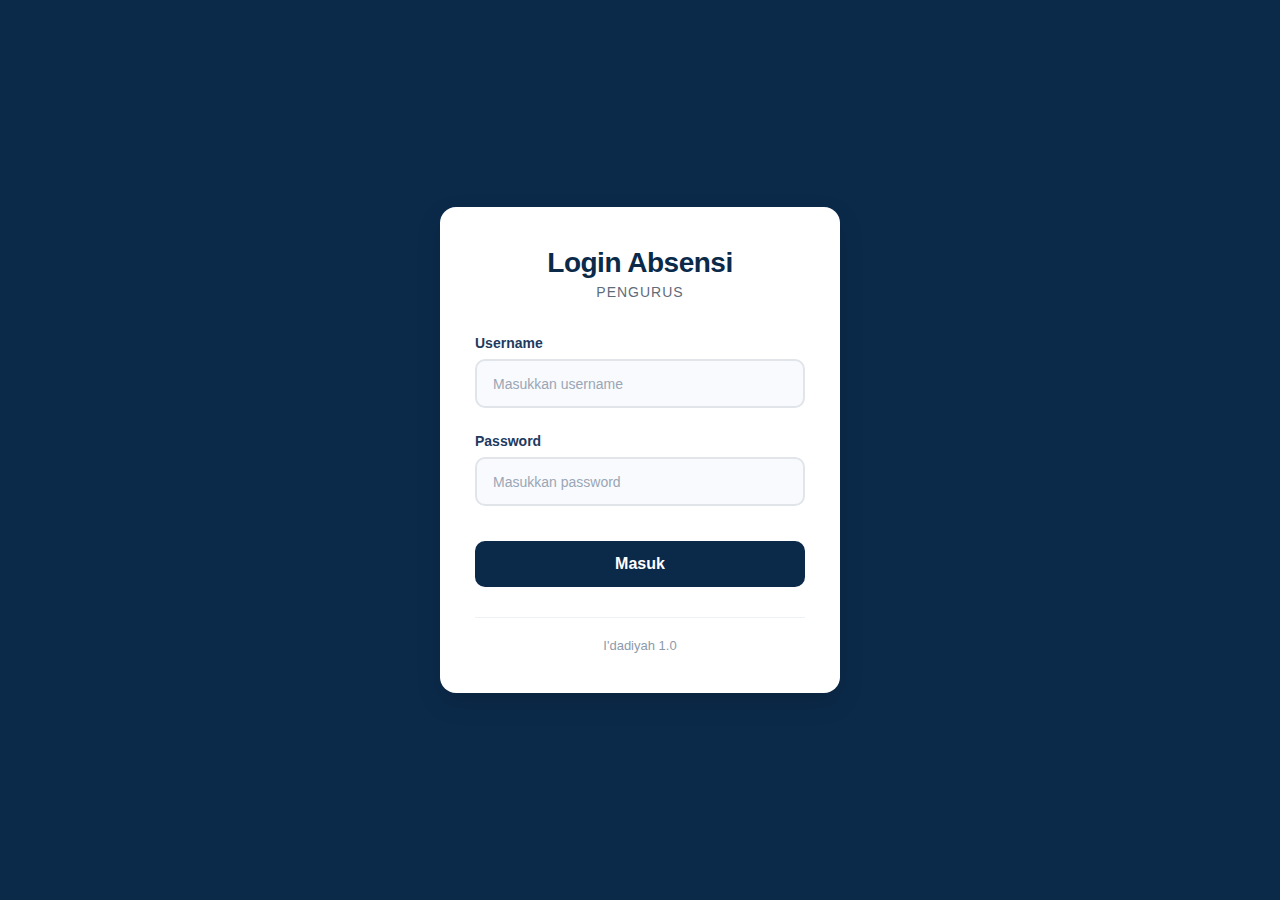
<file: index.html>
<!DOCTYPE html>
<html lang="id">
<head>
  <meta charset="UTF-8">
  <meta name="viewport" content="width=device-width, initial-scale=1.0">
  <title>Login Absensi</title>
  <link rel="stylesheet" href="css/index.css">
</head>
<body>
  <div class="container">
    <div class="login-card">
      <div class="header">
        <h2>Login Absensi</h2>
        <p class="subtitle">Pengurus</p>
      </div>
      
      <div class="form-group">
        <label for="username">Username</label>
        <input type="text" id="username" placeholder="Masukkan username">
      </div>

      <div class="form-group">
        <label for="password">Password</label>
        <input type="password" id="password" placeholder="Masukkan password">
      </div>

      <button onclick="login()" class="login-btn">Masuk</button>
      
      <p class="footer-text">I'dadiyah 1.0</p>
    </div>
  </div>

  <script src="js/login.js"></script>
</body>

</html>
</file>
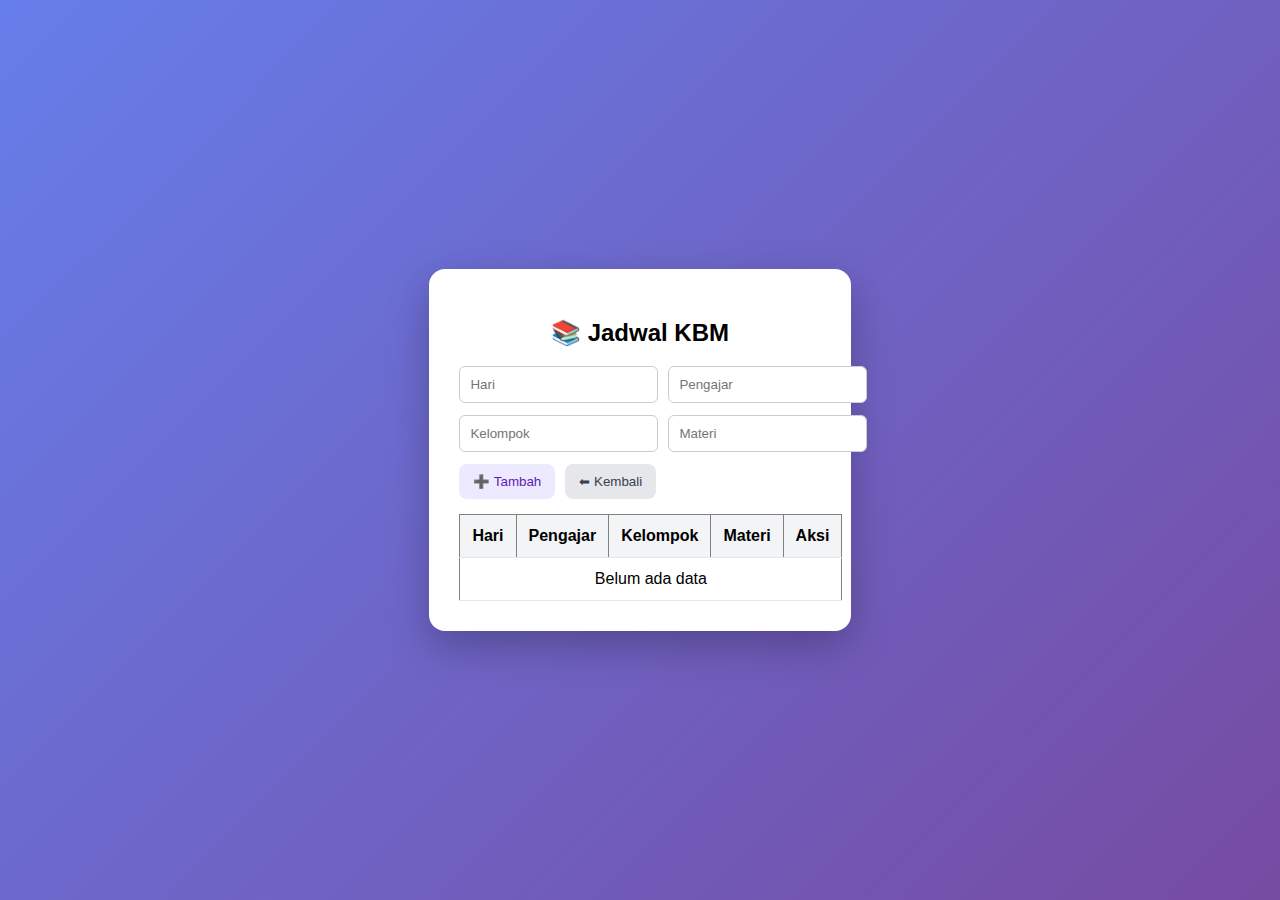
<file: jadwal-kbm.html>
<!DOCTYPE html>
<html lang="id">
<head>
  <meta charset="UTF-8">
  <title>Jadwal KBM</title>
  <link rel="stylesheet" href="css/style.css">
</head>
<body>

<div class="center">
  <div class="card">

    <h2>📚 Jadwal KBM</h2>

    <div class="form-row">
      <input type="text" id="hari" placeholder="Hari">
      <input type="text" id="pengajar" placeholder="Pengajar">
    </div>

    <div class="form-row">
      <input type="text" id="kelompok" placeholder="Kelompok">
      <input type="text" id="materi" placeholder="Materi">
    </div>

    <div class="form-row">
      <button class="btn btn-kbm" onclick="tambahKBM()">➕ Tambah</button>
      <button class="btn btn-back" onclick="window.location.href='menu-jadwal.html'">⬅ Kembali</button>
    </div>

    <table border="1" width="100%" style="margin-top:15px">
      <thead>
        <tr>
          <th>Hari</th>
          <th>Pengajar</th>
          <th>Kelompok</th>
          <th>Materi</th>
          <th>Aksi</th>
        </tr>
      </thead>
      <tbody id="tabelKBM">
        <tr>
          <td colspan="5" align="center">Belum ada data</td>
        </tr>
      </tbody>
    </table>

  </div>
</div>

<script src="js/jadwal-kbm.js"></script>
</body>
</htm
</file>
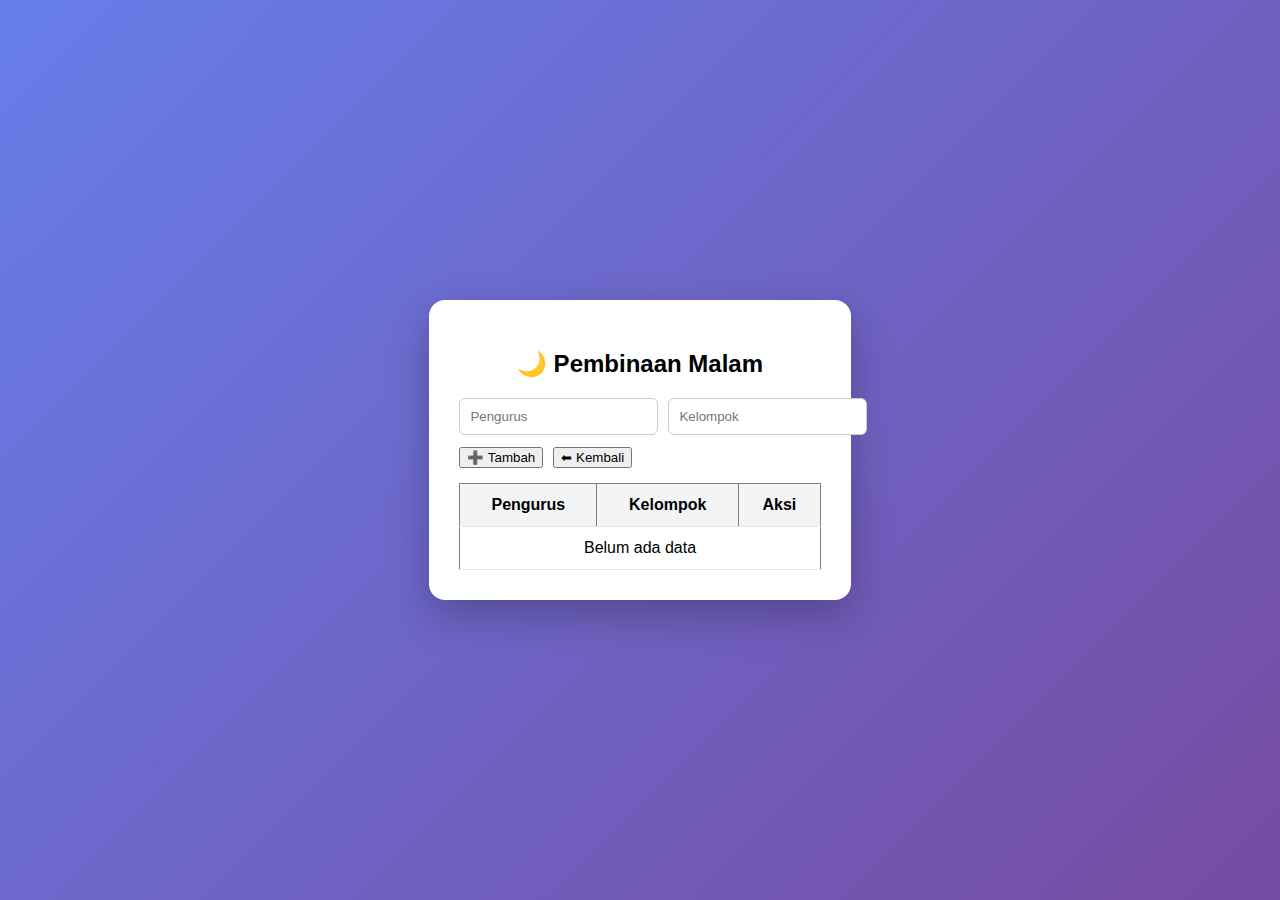
<file: jadwal-malam.html>
<!DOCTYPE html>
<html lang="id">
<head>
  <meta charset="UTF-8">
  <title>Pembinaan Malam</title>
  <link rel="stylesheet" href="css/style.css">
</head>
<body>

<div class="center">
  <div class="card">

  <h2>🌙 Pembinaan Malam</h2>

  <div class="form-row">
    <input type="text" id="pengurus" placeholder="Pengurus">
    <input type="text" id="kelompok" placeholder="Kelompok">
  </div>

  <div class="form-row">
    <button onclick="tambahMalam()">➕ Tambah</button>
    <button onclick="window.location.href='menu-jadwal.html'">⬅ Kembali</button>
  </div>

  <table border="1" width="100%" style="margin-top:15px">
    <thead>
      <tr>
        <th>Pengurus</th>
        <th>Kelompok</th>
        <th>Aksi</th>
      </tr>
    </thead>
    <tbody id="tabelMalam">
      <tr>
        <td colspan="3" align="center">Belum ada data</td>
      </tr>
    </tbody>
  </table>

</div>
</div>

<script src="js/jadwal-malam.js"></script>
</body>
</html>
</file>
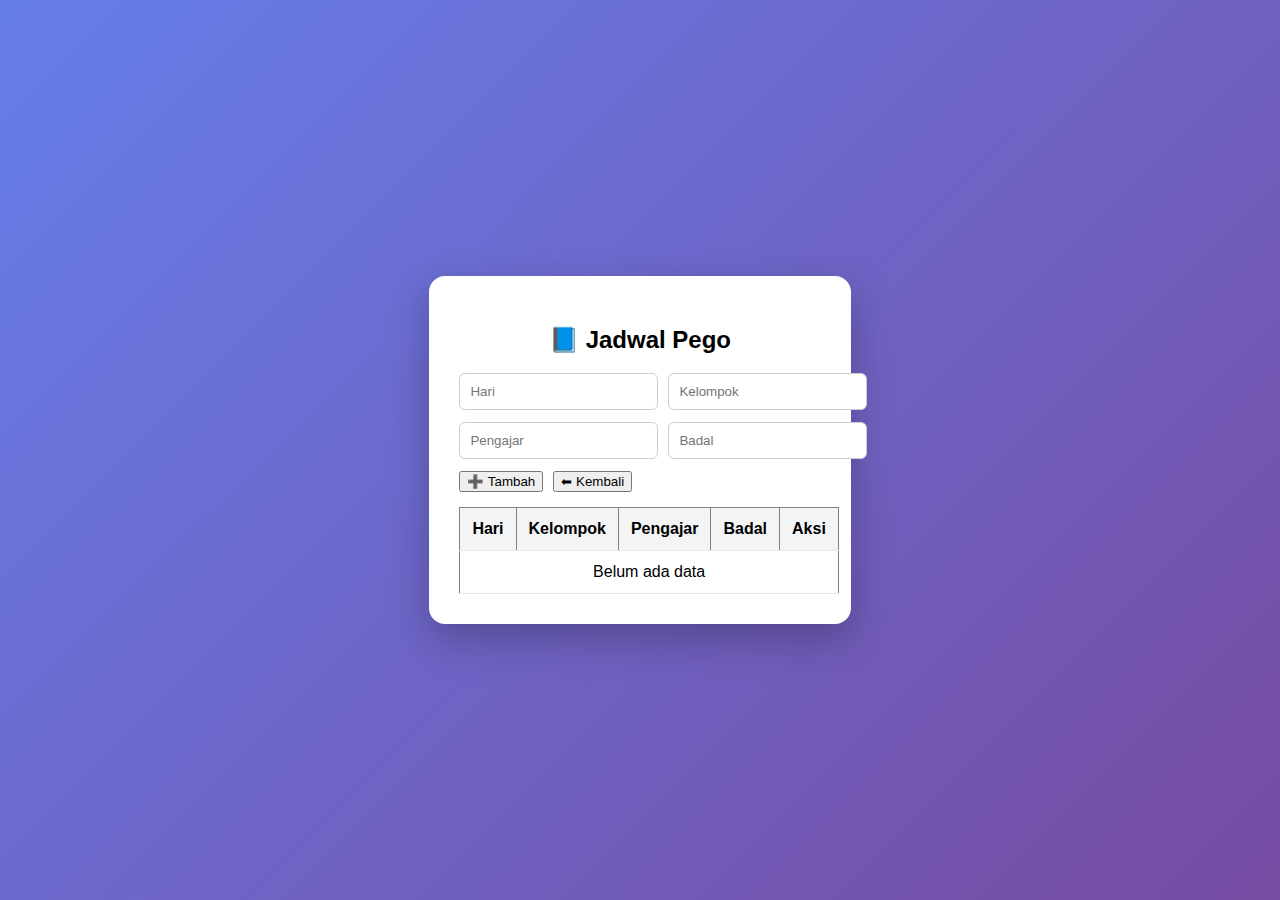
<file: jadwal-pego.html>
<!DOCTYPE html>
<html lang="id">
<head>
  <meta charset="UTF-8">
  <title>Jadwal Pego</title>
  <link rel="stylesheet" href="css/style.css">
</head>
<body>

<div class="center">
  <div class="card">

  <h2>📘 Jadwal Pego</h2>

  <div class="form-row">
    <input type="text" id="hari" placeholder="Hari">
    <input type="text" id="kelompok" placeholder="Kelompok">
  </div>

  <div class="form-row">
    <input type="text" id="pengajar" placeholder="Pengajar">
    <input type="text" id="badal" placeholder="Badal">
  </div>

  <div class="form-row">
    <button onclick="tambahPego()">➕ Tambah</button>
    <button onclick="window.location.href='menu-jadwal.html'">⬅ Kembali</button>
  </div>

  <table border="1" width="100%" style="margin-top:15px">
    <thead>
      <tr>
        <th>Hari</th>
        <th>Kelompok</th>
        <th>Pengajar</th>
        <th>Badal</th>
        <th>Aksi</th>
      </tr>
    </thead>
    <tbody id="tabelPego">
      <tr>
        <td colspan="5" align="center">Belum ada data</td>
      </tr>
    </tbody>
  </table>

</div>
</div>
<script src="js/jadwal-pego.js"></script>
</body>
</html>
</file>
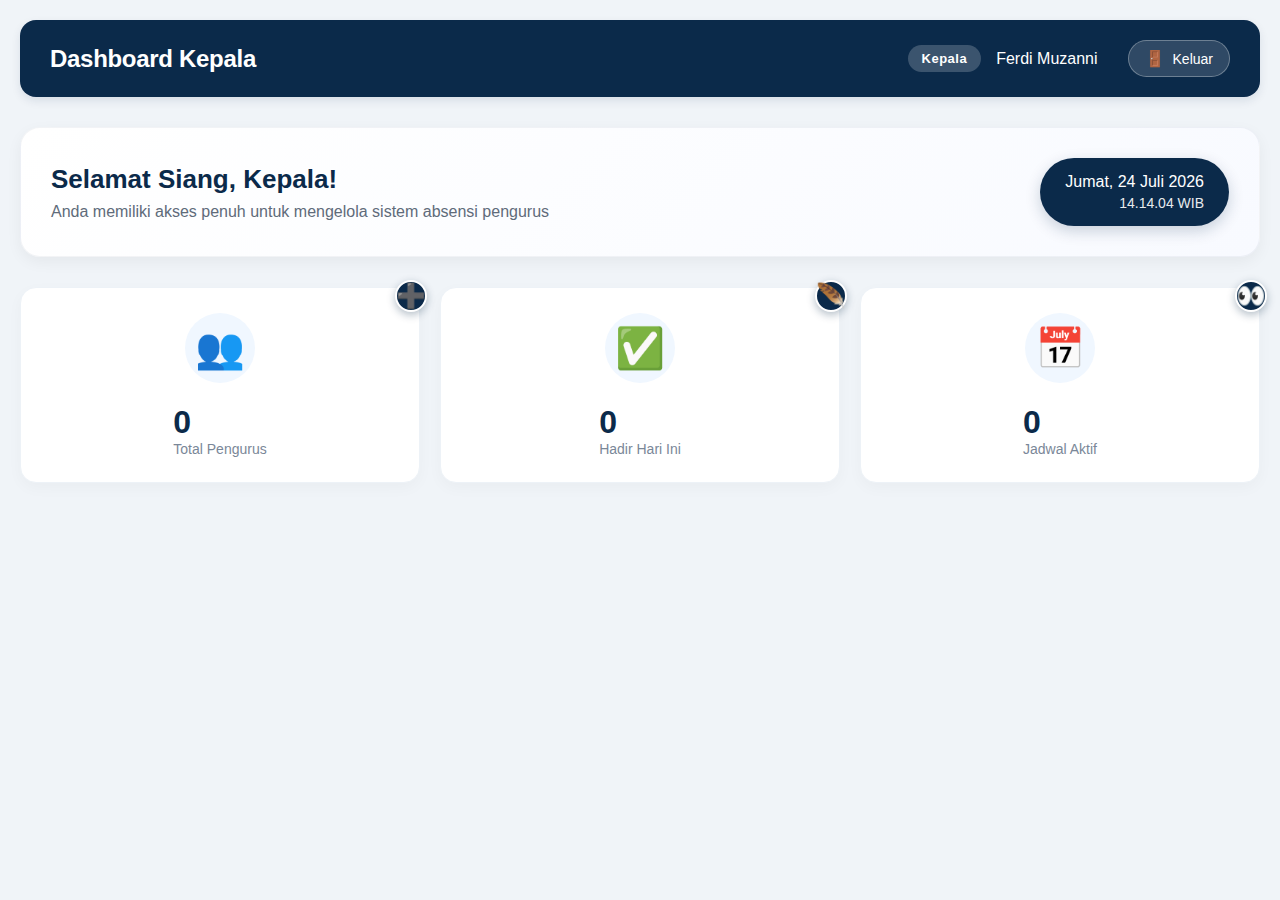
<file: kepala.html>
<!DOCTYPE html>
<html lang="id">
<head>
  <meta charset="UTF-8">
  <meta name="viewport" content="width=device-width, initial-scale=1.0">
  <title>Dashboard Kepala</title>
  <link rel="stylesheet" href="css/kepala.css">
</head>
<body>
  <div class="dashboard-container">
    <!-- Header dengan informasi user -->
    <div class="dashboard-header">
      <div class="header-content">
        <h1>Dashboard Kepala</h1>
        <div class="user-info">
          <span class="user-badge">Kepala</span>
          <span class="user-name">Ferdi Muzanni</span>
           <button class="logout-btn-header" onclick="logout()" title="Logout">
        <span class="logout-icon">🚪</span>
        <span class="logout-text">Keluar</span>
      </button>
        </div>
      </div>
    </div>

    <!-- Main Content -->
    <div class="dashboard-main">
      <!-- Welcome Card -->
      <div class="welcome-card">
        <div class="welcome-text">
          <h2>Selamat Datang, Ferdi!</h2>
          <p>Anda memiliki akses penuh untuk mengelola sistem absensi pengurus</p>
        </div>
        <div class="date-info">
  <span class="date-day">Memuat tanggal...</span>
  <span class="date-time">--:--:-- WIB</span>
</div>
      </div>

<!-- Stats Cards - Akan diisi secara dinamis -->

<div class="stats-grid">
  <div class="stat-card" onclick="window.location.href='menu-kelolapengurus.html?action=tambah'">
    <div class="stat-icon">👥</div>
    <div class="stat-detail">
      <span class="stat-value" id="totalPengurus">0</span>
      <span class="stat-label">Total Pengurus</span>
    </div>
    <div class="add-button" title="Tambah Pengurus Baru">➕</div>
  </div>


  <div class="stat-card" onclick="window.location.href='menu-absen.html?action=tambah'">
    <div class="stat-icon">✅</div>
    <div class="stat-detail">
      <span class="stat-value" id="hadirHariIni">0</span>
      <span class="stat-label">Hadir Hari Ini</span>
    </div>
    <div class="add-button" title="Absen Hari Ini">🪶</div>
  </div>


  <div class="stat-card" onclick="window.location.href='menu-jadwal.html?action=tambah'">
    <div class="stat-icon">📅</div>
    <div class="stat-detail">
      <span class="stat-value" id="totalJadwal">0</span>
      <span class="stat-label">Jadwal Aktif</span>
    </div>
    <div class="add-button" title="Lihat Jadwal">👀</div>
  </div>
</div>

 <script src="js/kepala.js"></script>
</body>
</html>
</file>
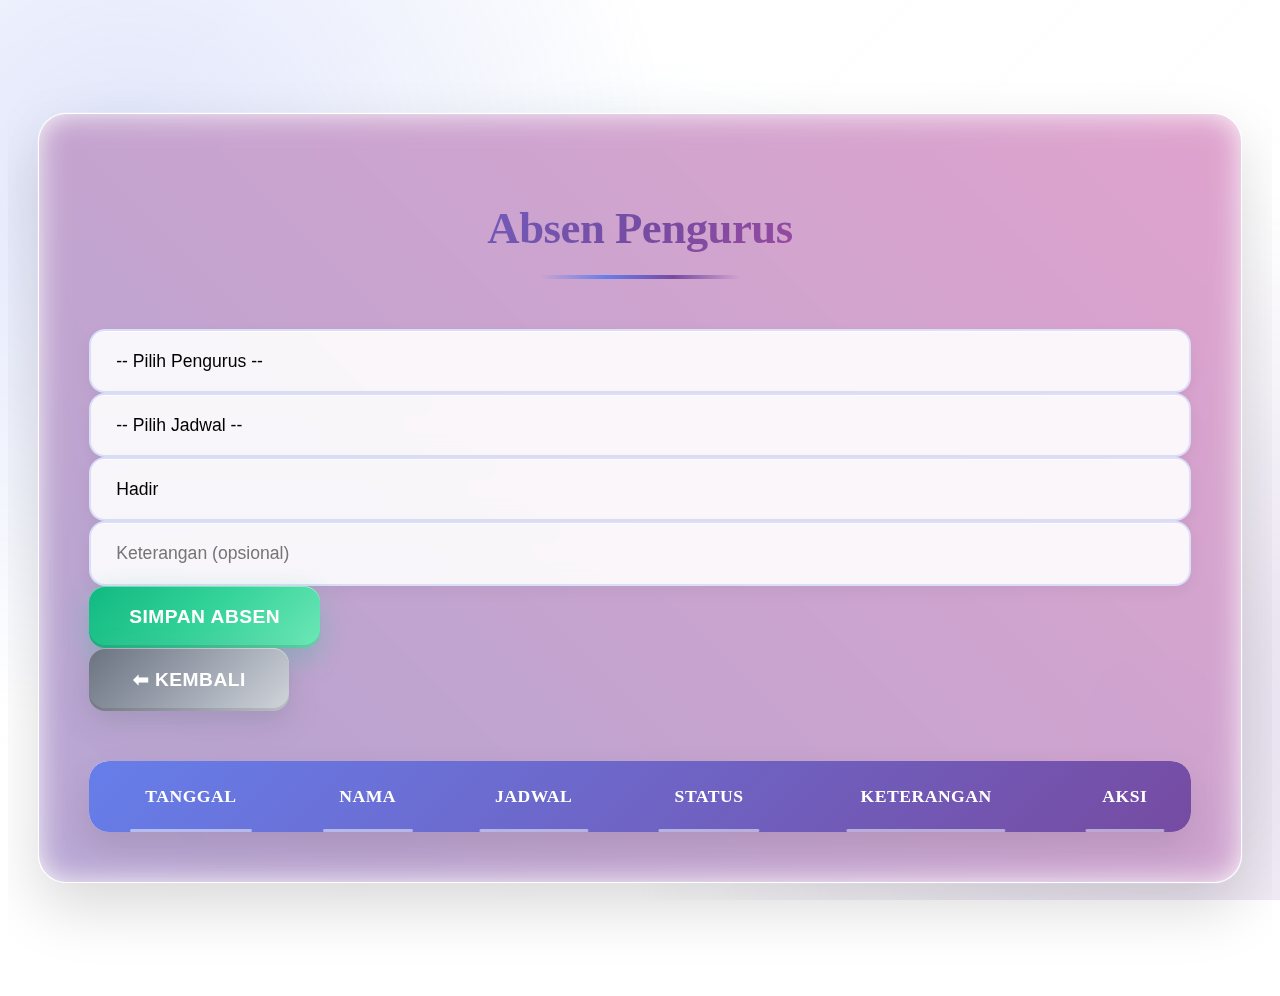
<file: menu-absen.html>
<body>
 <link rel="stylesheet" href="css/menu-absen.css">
<div class="page">
  <div class="card">
    <h2>Absen Pengurus</h2>

    <select id="namaPengurus">
      <option value="">-- Pilih Pengurus --</option>
    </select>

<select id="jadwal">
  <option value="">-- Pilih Jadwal --</option>
  <option value="malam">🌙 Pembinaan Malam</option>
  <option value="pego">📘 Pego</option>
  <option value="kbm">📚 KBM</option>
</select>
    <select id="status">
      <option value="Hadir">Hadir</option>
      <option value="Izin">Izin</option>
      <option value="Alpha">Alpha</option>
    </select>

    <input type="text" id="keterangan" placeholder="Keterangan (opsional)">


    <button onclick="tambahAbsen()">Simpan Absen</button>
    <button class="btn btn-back" onclick="location.href='kepala.html'">
      ⬅ Kembali
    </button>

    <table>
      <thead>
        <tr>
          <th>Tanggal</th>
          <th>Nama</th>
            <th>Jadwal</th>
          <th>Status</th>
          <th>Keterangan</th>
          <th>Aksi</th>
        </tr>
      </thead>
      <tbody id="tabelAbsen"></tbody>
    </table>
  </div>
</div>

<script src="js/menu-absen.js"></script>
</body>
</file>
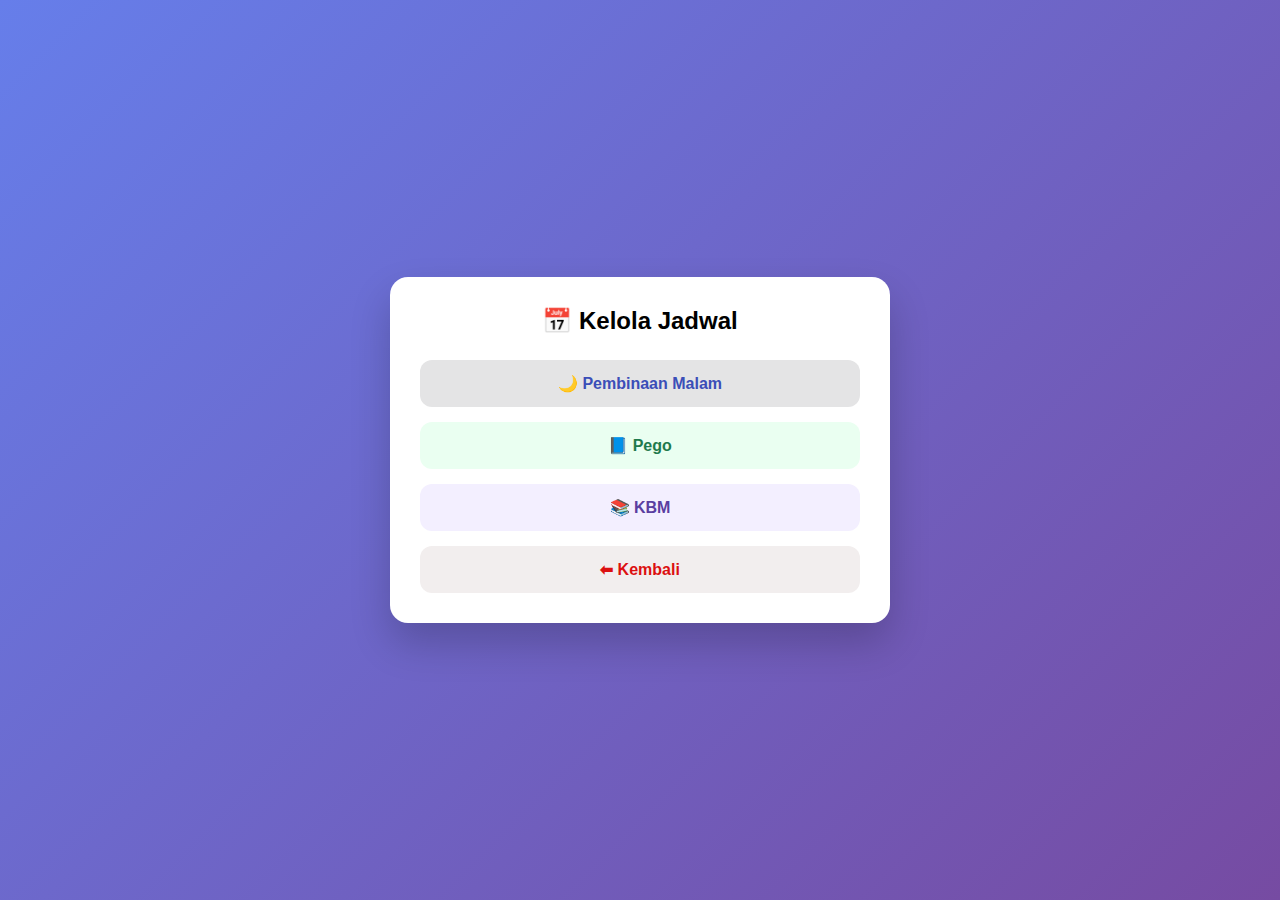
<file: menu-jadwal.html>
<!DOCTYPE html>
<html lang="id">
<head>
  <meta charset="UTF-8">
  <title>Kelola Jadwal</title>
  <link rel="stylesheet" href="css/menu-jadwal.css">
</head>

<body>

  <div class="card-besar">
    <div class="judul-card">
      📅 Kelola Jadwal
    </div>

    <div class="menu-jadwal">
      <button class="btn btn-malam" onclick="window.location.href='jadwal-malam.html'">
        🌙 Pembinaan Malam
      </button>

      <button class="btn btn-pego" onclick="window.location.href='jadwal-pego.html'">
        📘 Pego
      </button>

      <button class="btn btn-kbm" onclick="window.location.href='jadwal-kbm.html'">
        📚 KBM
      </button>

      <button class="btn btn-kembali" onclick="window.location.href='kepala.html'">⬅ Kembali</button>
      </button>
    </div>
  </div>

</body>
</html>
</file>
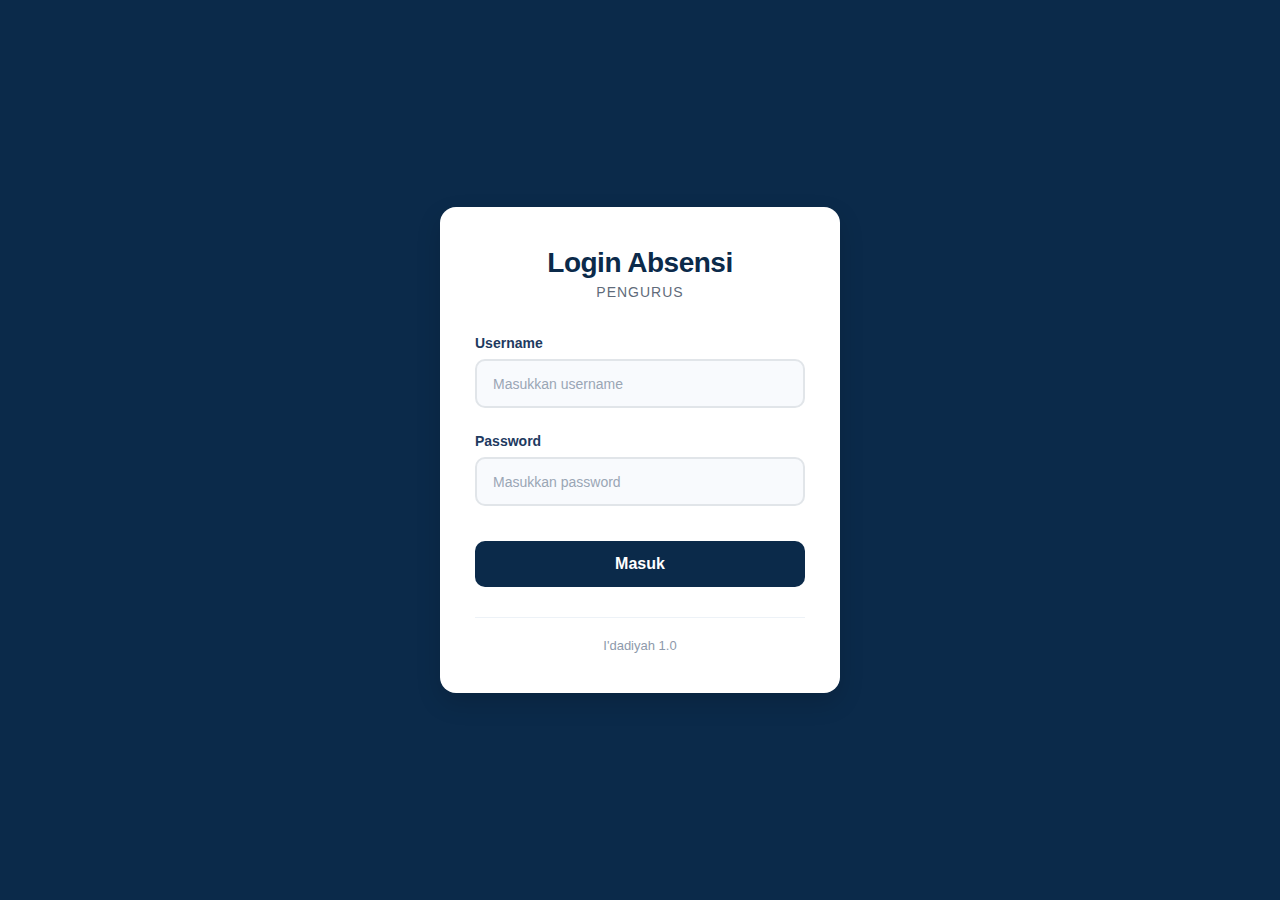
<file: menu-kelolapengurus.html>
<!DOCTYPE html>
<html lang="id">
<head>
  <meta charset="UTF-8">
  <meta name="viewport" content="width=device-width, initial-scale=1.0">
  <title>Kelola Pengurus</title>
  <link rel="stylesheet" href="css/menu-kelolapengurus.css">
</head>
<body>
  <div class="container">
    <!-- Header dengan breadcrumb -->
    <div class="page-header">
      <div class="header-left">
        <a href="kepala.html" class="back-link">
          <span class="back-icon">←</span> Kembali ke Dashboard
        </a>
      </div>
      <div class="header-title">
        <h1>Kelola Pengurus Asrama</h1>
        <p>Manajemen data pengurus harian</p>
      </div>
      <div class="header-right"></div>
    </div>

    <!-- Main Card -->
    <div class="main-card">
      <!-- Form Tambah Pengurus -->
      <div class="form-section">
        <h3>Tambah Pengurus Baru</h3>
        <div class="form-grid">
          <div class="form-group">
            <label for="nama">Nama Lengkap</label>
            <input type="text" id="nama" placeholder="Contoh: Ahmad Fauzi">
          </div>
          
          <div class="form-group">
            <label for="jabatan">Jabatan</label>
            <select id="jabatan">
              <option value="" disabled selected>Pilih Jabatan</option>
              <option value="Ketua">Ketua</option>
              <option value="Wakil Ketua">Wakil Ketua</option>
              <option value="Sekretaris">Sekretaris</option>
              <option value="Bendahara">Bendahara</option>
              <option value="Anggota">Anggota</option>
            </select>
          </div>
          
          <div class="form-group">
            <label for="NIUP">NIUP</label>
            <input type="text" id="NIUP" placeholder="Contoh: 2024001">
          </div>
          
          <div class="form-group button-group">
            <button onclick="tambahPengurus()" class="btn-primary">
              <span class="btn-icon">➕</span> Tambah Pengurus
            </button>
          </div>
        </div>
      </div>

      <!-- Search & Filter -->
      <div class="search-section">
        <div class="search-box">
          <span class="search-icon">🔍</span>
          <input type="text" id="searchInput" placeholder="Cari nama, jabatan, atau NIUP..." onkeyup="searchPengurus()">
        </div>
        <div class="filter-info">
          <span class="total-data" id="totalData">0</span> data ditemukan
        </div>
      </div>

      <!-- Tabel Data Pengurus -->
      <div class="table-container">
        <table>
          <thead>
            <tr>
              <th>No</th>
              <th>Nama</th>
              <th>Jabatan</th>
              <th>NIUP</th>
              <th>Aksi</th>
            </tr>
          </thead>
          <tbody id="dataPengurus">
            <!-- Data akan diisi oleh JavaScript -->
          </tbody>
        </table>
      </div>

      <!-- Empty State (akan muncul jika data kosong) -->
      <div class="empty-state" id="emptyState">
        <div class="empty-icon">👥</div>
        <h4>Belum Ada Data Pengurus</h4>
        <p>Silakan tambahkan pengurus baru menggunakan form di atas</p>
      </div>

      <!-- Footer dengan tombol navigasi -->
      <div class="table-footer">
        <button class="btn-outline" onclick="location.href='kepala.html'">
          <span class="btn-icon">⬅</span> Kembali ke Dashboard
        </button>
        <button class="btn-secondary" onclick="refreshData()">
          <span class="btn-icon">🔄</span> Refresh
        </button>
      </div>
    </div>
  </div>

  <script src="js/kelola-pengurus.js"></script>
</body>
</html>
</file>
<file: css/index.css>
* {
  margin: 0;
  padding: 0;
  box-sizing: border-box;
  font-family: -apple-system, BlinkMacSystemFont, 'Segoe UI', Roboto, Oxygen, Ubuntu, sans-serif;
}

body {
  background-color: #0B2A4A; /* Biru tua sebagai background utama */
  min-height: 100vh;
  display: flex;
  align-items: center;
  justify-content: center;
}

.container {
  width: 100%;
  padding: 20px;
}

.login-card {
  background-color: #FFFFFF; /* Putih untuk card login */
  max-width: 400px;
  margin: 0 auto;
  padding: 40px 35px;
  border-radius: 16px;
  box-shadow: 0 10px 25px rgba(0, 0, 0, 0.15);
}

.header {
  text-align: center;
  margin-bottom: 35px;
}

.header h2 {
  color: #0B2A4A; /* Biru tua untuk judul */
  font-size: 28px;
  font-weight: 600;
  letter-spacing: -0.5px;
  margin-bottom: 5px;
}

.subtitle {
  color: #5f6b7a;
  font-size: 14px;
  font-weight: 500;
  text-transform: uppercase;
  letter-spacing: 1px;
}

.form-group {
  margin-bottom: 25px;
}

.form-group label {
  display: block;
  color: #1e3a5f;
  font-size: 14px;
  font-weight: 600;
  margin-bottom: 8px;
}

.form-group input {
  width: 100%;
  padding: 14px 16px;
  border: 2px solid #e1e5e9;
  border-radius: 10px;
  font-size: 15px;
  transition: all 0.2s ease;
  background-color: #f8fafd;
}

.form-group input:focus {
  outline: none;
  border-color: #0B2A4A; /* Biru tua saat fokus */
  background-color: #ffffff;
  box-shadow: 0 0 0 3px rgba(11, 42, 74, 0.1);
}

.form-group input::placeholder {
  color: #9aa6b5;
  font-size: 14px;
}

.login-btn {
  width: 100%;
  padding: 14px;
  background-color: #0B2A4A; /* Biru tua untuk tombol */
  color: white;
  border: none;
  border-radius: 10px;
  font-size: 16px;
  font-weight: 600;
  cursor: pointer;
  transition: background-color 0.2s ease;
  margin-top: 10px;
}

.login-btn:hover {
  background-color: #143e66; /* Biru tua sedikit lebih terang untuk hover */
}

.login-btn:active {
  transform: scale(0.98);
}

.footer-text {
  text-align: center;
  margin-top: 30px;
  color: #8e9aab;
  font-size: 13px;
  border-top: 1px solid #edf2f7;
  padding-top: 20px;
}

/* Responsive untuk layar kecil */
@media (max-width: 480px) {
  .login-card {
    padding: 30px 20px;
  }
  
  .header h2 {
    font-size: 24px;
  }
}
</file>
<file: css/style.css>
/* =========================
   GLOBAL
========================= */
body {
  font-family: Arial, sans-serif;
  background: linear-gradient(135deg, #667eea, #764ba2);
  min-height: 100vh;
  margin: 0;
}

/* =========================
   CENTER WRAPPER
========================= */
.center {
  min-height: 100vh;
  display: flex;
  justify-content: center;
  align-items: center;
}

/* =========================
   LOGIN
========================= */
.login-box {
  background: white;
  padding: 30px;
  border-radius: 12px;
  width: 320px;
  box-shadow: 0 10px 30px rgba(0,0,0,0.25);
  text-align: center;
}

.login-box input,
.login-box select,
.login-box button {
  width: 100%;
  padding: 10px;
  margin-bottom: 12px;
  border-radius: 6px;
  border: 1px solid #ccc;
}

.login-box button {
  background: #667eea;
  color: white;
  border: none;
  cursor: pointer;
}

.login-box button:hover {
  background: #5a67d8;
}

/* =========================
   CARD (SEMUA HALAMAN)
========================= */
.card {
  background: white;
  padding: 35px;
  border-radius: 16px;
  width: 600px;
  max-width: 90%;
  text-align: center;
  box-shadow: 0 15px 40px rgba(0,0,0,0.25);
  animation: fadeUp 0.6s ease;
}

/* =========================
   FORM
========================= */
.form-row {
  display: flex;
  gap: 10px;
  margin-bottom: 12px;
}

.form-row input {
  flex: 1;
  padding: 10px;
  border-radius: 6px;
  border: 1px solid #ccc;
}

/* =========================
   TABLE
========================= */
table {
  width: 100%;
  border-collapse: collapse;
  margin-top: 15px;
}

th, td {
  padding: 8px;
}

/* =========================
   MENU
========================= */
.menu {
  margin-top: 20px;
}

.menu button {
  width: 100%;
  padding: 12px;
  margin-top: 10px;
  font-size: 15px;
}

/* =========================
   MENU JADWAL
========================= */
.menu-btn {
  display: grid;
  grid-template-columns: repeat(2, 1fr);
  gap: 18px;
  margin: 25px auto;
}

/* =========================
   BUTTON
========================= */
.btn {
  border-radius: 8px;
  border: none;
  cursor: pointer;
  padding: 10px 14px;
  transition: all 0.3s ease;
}

.btn:hover {
  transform: translateY(-2px);
  box-shadow: 0 6px 15px rgba(0,0,0,0.15);
}

/* =========================
   BUTTON COLOR VARIANT
========================= */
.btn-absen   { background:#e0f2fe; color:#0369a1; }
.btn-pengurus{ background:#dcfce7; color:#166534; }
.btn-jadwal  { background:#ede9fe; color:#5b21b6; }
.btn-logout  { background:#ef4444; color:white; }

.btn-pagi  { background:#fef3c7; color:#92400e; }
.btn-malam { background:#e0e7ff; color:#1e3a8a; }
.btn-pego  { background:#dcfce7; color:#166534; }
.btn-kbm   { background:#ede9fe; color:#5b21b6; }
.btn-back  { background:#e5e7eb; color:#374151; }

.btn-danger { background:#ef4444; color:white; }

/* =========================
   ANIMATION
========================= */
@keyframes fadeUp {
  from { opacity:0; transform:translateY(15px); }
  to   { opacity:1; transform:translateY(0); }
}
* {
  box-sizing: border-box;
  font-family: "Segoe UI", sans-serif;
}

body {
  margin: 0;
  min-height: 100vh;
  background: linear-gradient(135deg, #667eea, #764ba2);
  display: flex;
  justify-content: center;
  align-items: center;
}

/* Card utama */
.container {
  background: white;
  width: 90%;
  max-width: 900px;
  padding: 30px;
  border-radius: 16px;
  box-shadow: 0 10px 30px rgba(0,0,0,0.2);
}

/* Judul */
h1 {
  text-align: center;
  margin-bottom: 25px;
}

/* Tombol logout */
.logout {
  float: right;
  margin-bottom: 15px;
  padding: 8px 14px;
  border: none;
  border-radius: 8px;
  background: #ef4444;
  color: white;
  cursor: pointer;
}

.logout:hover {
  opacity: 0.9;
}

/* Form input */
.form {
  display: grid;
  grid-template-columns: 1fr 1fr 1fr auto;
  gap: 10px;
  margin-bottom: 20px;
}

.form input {
  padding: 10px;
  border-radius: 8px;
  border: 1px solid #ccc;
}

.form button {
  background: #6366f1;
  border: none;
  color: white;
  border-radius: 8px;
  padding: 10px 16px;
  cursor: pointer;
}

.form button:hover {
  opacity: 0.9;
}

/* Tabel */
table {
  width: 100%;
  border-collapse: collapse;
}

thead {
  background: #f3f4f6;
}

th, td {
  padding: 12px;
  text-align: center;
  border-bottom: 1px solid #e5e7eb;
}

tr:hover {
  background: #f9fafb;
}

/* Tombol aksi */
.action-btn {
  padding: 6px 10px;
  border-radius: 6px;
  border: none;
  cursor: pointer;
}

.edit {
  background: #22c55e;
  color: white;
}

.delete {
  background: #ef4444;
  color: white;
}
/* =========================
   PAGE WRAPPER
========================= */
.page {
  display: flex;
  flex-direction: column;
  align-items: center;
}
/* =========================
   GLOBAL
========================= */
body {
  margin: 0;
  min-height: 100vh;
  background: linear-gradient(135deg, #667eea, #764ba2);
  font-family: "Segoe UI", sans-serif;
}

/* =========================
   PAGE WRAPPER
========================= */
.page {
  min-height: 100vh;
  display: flex;
  flex-direction: column;
  justify-content: center;
  align-items: center;
}

/* =========================
   CARD
========================= */
.card {
  background: white;
  padding: 30px;
  border-radius: 16px;
  width: 90%;
  max-width: 900px;
  box-shadow: 0 15px 40px rgba(0,0,0,0.25);
}

/* =========================
   JUDUL
========================= */
.judul-hijau {
  margin-bottom: 25px;
  font-size: 32px;
  font-weight: bold;
  color: #166534;
}
.btn-danger {
  background: #ef4444;
  color: white;
  border: none;
  padding: 6px 10px;
  border-radius: 6px;
  cursor: pointer;
}
</file>
<file: css/kepala.css>
* {
  margin: 0;
  padding: 0;
  box-sizing: border-box;
  font-family: -apple-system, BlinkMacSystemFont, 'Segoe UI', Roboto, Oxygen, Ubuntu, sans-serif;
}

body {
  background-color: #f0f4f8; /* Background abu-abu sangat muda */
  min-height: 100vh;
}

/* Dashboard Container */
.dashboard-container {
  max-width: 1280px;
  margin: 0 auto;
  padding: 20px;
}

/* Header Styles */
.dashboard-header {
  background-color: #0B2A4A; /* Biru tua */
  border-radius: 16px;
  margin-bottom: 30px;
  box-shadow: 0 4px 10px rgba(11, 42, 74, 0.1);
}

.header-content {
  display: flex;
  justify-content: space-between;
  align-items: center;
  padding: 20px 30px;
  color: white;
}

.header-content h1 {
  font-size: 24px;
  font-weight: 600;
  letter-spacing: -0.3px;
}

.user-info {
  display: flex;
  align-items: center;
  gap: 15px;
}

.user-badge {
  background-color: rgba(255, 255, 255, 0.2);
  padding: 6px 14px;
  border-radius: 30px;
  font-size: 13px;
  font-weight: 600;
  letter-spacing: 0.5px;
}

.user-name {
  font-weight: 500;
  font-size: 16px;
}

/* Welcome Card */
.welcome-card {
  background: linear-gradient(135deg, #ffffff 0%, #f8faff 100%);
  border-radius: 20px;
  padding: 30px;
  margin-bottom: 30px;
  display: flex;
  justify-content: space-between;
  align-items: center;
  box-shadow: 0 5px 15px rgba(0, 0, 0, 0.05);
  border: 1px solid rgba(11, 42, 74, 0.05);
}

.welcome-text h2 {
  color: #0B2A4A;
  font-size: 26px;
  font-weight: 600;
  margin-bottom: 8px;
}

.welcome-text p {
  color: #5f6b7a;
  font-size: 16px;
}

.date-info {
  text-align: right;
  background-color: #0B2A4A;
  color: white;
  padding: 15px 25px;
  border-radius: 50px;
  box-shadow: 0 5px 15px rgba(11, 42, 74, 0.2);
}

.date-day {
  display: block;
  font-size: 16px;
  font-weight: 500;
  margin-bottom: 4px;
}

.date-time {
  display: block;
  font-size: 14px;
  opacity: 0.9;
}

/* Stats Grid */
.stats-grid {
  display: grid;
  grid-template-columns: repeat(3, 1fr);
  gap: 20px;
  margin-bottom: 40px;
}

.stat-card {
  background: white;
  padding: 25px;
  border-radius: 16px;
  display: flex;
  flex-direction: column;
  align-items: center;
  gap: 20px;
  box-shadow: 0 5px 15px rgba(0, 0, 0, 0.03);
  border: 1px solid #edf2f7;
}

.stat-icon {
  font-size: 40px;
  background-color: #f0f7ff;
  width: 70px;
  height: 70px;
  display: flex;
  align-items: center;
  justify-content: center;
  border-radius: 50%;
  color: #0B2A4A;
}

.stat-detail {
  flex: 1;
}

.stat-value {
  display: block;
  font-size: 32px;
  font-weight: 700;
  color: #0B2A4A;
  line-height: 1.2;
}

.stat-label {
  display: block;
  color: #7a8798;
  font-size: 14px;
  font-weight: 500;
}

/* Menu Grid */
.menu-grid {
  display: grid;
  grid-template-columns: repeat(4, 1fr);
  gap: 25px;
}

.menu-card {
  background: white;
  border-radius: 20px;
  padding: 30px 25px;
  cursor: pointer;
  transition: all 0.2s ease;
  border: 1px solid #edf2f7;
  box-shadow: 0 5px 15px rgba(0, 0, 0, 0.02);
  position: relative;
  overflow: hidden;
}

.menu-card:hover {
  transform: translateY(-5px);
  box-shadow: 0 15px 30px rgba(11, 42, 74, 0.1);
  border-color: #0B2A4A;
}

.menu-card:active {
  transform: translateY(-2px);
}

.menu-icon {
  font-size: 48px;
  margin-bottom: 20px;
}

.menu-card h3 {
  color: #0B2A4A;
  font-size: 20px;
  font-weight: 600;
  margin-bottom: 10px;
}

.menu-card p {
  color: #7a8798;
  font-size: 14px;
  line-height: 1.6;
  margin-bottom: 20px;
}

.menu-link {
  color: #0B2A4A;
  font-weight: 600;
  font-size: 14px;
  display: inline-flex;
  align-items: center;
  transition: transform 0.2s ease;
}

.menu-card:hover .menu-link {
  transform: translateX(5px);
}

/* Logout Card Specific */
.logout-card {
  background: linear-gradient(135deg, #fff5f5 0%, #ffffff 100%);
}

.logout-card:hover {
  border-color: #dc3545;
}

.logout-card .menu-link {
  color: #dc3545;
}

/* Responsive Design */
@media (max-width: 1024px) {
  .menu-grid {
    grid-template-columns: repeat(2, 1fr);
  }
  
  .stats-grid {
    grid-template-columns: repeat(3, 1fr);
  }
}

/* =========================
   RESPONSIVE ENHANCEMENTS
========================= */
@media (max-width: 768px) {
  .header-content {
    flex-direction: column;
    gap: 15px;
    text-align: center;
  }
  
  .welcome-card {
    flex-direction: column;
    text-align: center;
    gap: 20px;
  }
  
  .date-info {
    text-align: center;
  }
  
  .stats-grid {
    grid-template-columns: 1fr;
  }
  
  .menu-grid {
    grid-template-columns: 1fr;
  }
  
  .stat-card {
    padding: 20px;
  }
}

/* Small screens optimization */
@media (max-width: 480px) {
  .dashboard-container {
    padding: 10px;
  }
  
  .header-content {
    padding: 20px;
  }
  
  .welcome-text h2 {
    font-size: 22px;
  }
  
  .menu-card {
    padding: 25px 20px;
  }
}
/* Style untuk tombol + di stat card */
.stat-card {
  position: relative;
  cursor: pointer;
  overflow: visible;
}

.add-button {
  position: absolute;
  top: -8px;
  right: -8px;
  width: 32px;
  height: 32px;
  background-color: #0B2A4A;
  color: white;
  border-radius: 50%;
  display: flex;
  align-items: center;
  justify-content: center;
  font-size: 24px;
  font-weight: bold;
  box-shadow: 0 3px 8px rgba(11, 42, 74, 0.3);
  transition: all 0.2s ease;
  border: 2px solid white;
}

.add-button:hover {
  background-color: #143e66;
  transform: scale(1.1);
  box-shadow: 0 5px 12px rgba(11, 42, 74, 0.4);
}

/* Style untuk FAB (Floating Action Button) di bawah */
.quick-add {
  margin-top: 30px;
  display: flex;
  justify-content: center;
}

.fab-button {
  background-color: #0B2A4A;
  color: white;
  border: none;
  padding: 15px 30px;
  border-radius: 50px;
  display: inline-flex;
  align-items: center;
  gap: 10px;
  font-size: 16px;
  font-weight: 600;
  cursor: pointer;
  box-shadow: 0 5px 15px rgba(11, 42, 74, 0.3);
  transition: all 0.2s ease;
  border: 1px solid rgba(255, 255, 255, 0.2);
}

.fab-button:hover {
  background-color: #143e66;
  transform: translateY(-3px);
  box-shadow: 0 8px 20px rgba(11, 42, 74, 0.4);
}

.fab-icon {
  font-size: 24px;
  font-weight: bold;
  line-height: 1;
}

.fab-text {
  font-size: 15px;
}

/* Responsive untuk mobile */
@media (max-width: 768px) {
  .add-button {
    width: 28px;
    height: 28px;
    font-size: 20px;
    top: -5px;
    right: -5px;
  }
  
  .fab-button {
    width: 100%;
    justify-content: center;
  }
}
.logout-btn-header {
  background-color: rgba(255, 255, 255, 0.15);
  border: 1px solid rgba(255, 255, 255, 0.3);
  color: white;
  padding: 8px 16px;
  border-radius: 30px;
  display: flex;
  align-items: center;
  gap: 8px;
  cursor: pointer;
  font-size: 14px;
  font-weight: 500;
  margin-left: 15px;
  transition: all 0.2s ease;
}

.logout-btn-header:hover {
  background-color: rgba(255, 255, 255, 0.25);
  border-color: rgba(255, 255, 255, 0.5);
  transform: translateY(-2px);
}

.logout-btn-header:active {
  transform: translateY(0);
}

.logout-icon {
  font-size: 16px;
}

/* Responsive */
@media (max-width: 768px) {
  .logout-btn-header .logout-text {
    display: none;
  }
  
  .logout-btn-header {
    padding: 8px 12px;
  }
}
</file>
<file: css/menu-absen.css>
/* =========================
   ABSEN PENGURUS - PREMIUM DESIGN
========================= */

/* Background khusus untuk halaman absen */
.page {
    min-height: 100vh;
    display: flex;
    align-items: center;
    justify-content: center;
    padding: 40px 20px;
    position: relative;
    overflow-x: hidden;
}

/* Cosmic background effect */
.page::before {
    content: '';
    position: fixed;
    top: 0;
    left: 0;
    width: 100%;
    height: 100%;
    background: 
        radial-gradient(circle at 10% 20%, rgba(102, 126, 234, 0.2) 0%, transparent 40%),
        radial-gradient(circle at 90% 80%, rgba(118, 75, 162, 0.2) 0%, transparent 40%),
        radial-gradient(circle at 50% 50%, rgba(56, 189, 248, 0.15) 0%, transparent 50%),
        linear-gradient(135deg, rgba(255, 255, 255, 0.05) 0%, transparent 100%);
    animation: cosmicFloat 30s infinite linear alternate;
    z-index: -1;
}

@keyframes cosmicFloat {
    0% { transform: translate(0, 0) scale(1); }
    33% { transform: translate(-2%, 1%) scale(1.02); }
    66% { transform: translate(1%, -2%) scale(0.98); }
    100% { transform: translate(0, 0) scale(1); }
}

/* Card utama untuk form absen */
.card {
    background: rgba(255, 255, 255, 0.95);
    backdrop-filter: blur(20px);
    -webkit-backdrop-filter: blur(20px);
    border: 1px solid rgba(255, 255, 255, 0.3);
    border-radius: 28px;
    padding: 50px;
    width: 90%;
    max-width: 1200px;
    box-shadow: 
        0 25px 60px rgba(0, 0, 0, 0.15),
        0 0 0 1px rgba(255, 255, 255, 0.2),
        inset 0 1px 0 rgba(255, 255, 255, 0.6);
    animation: cardReveal 0.8s cubic-bezier(0.23, 1, 0.32, 1);
    position: relative;
    overflow: hidden;
}

@keyframes cardReveal {
    from {
        opacity: 0;
        transform: translateY(50px) scale(0.95);
        filter: blur(10px);
    }
    to {
        opacity: 1;
        transform: translateY(0) scale(1);
        filter: blur(0);
    }
}

/* Efek border glow */
.card::before {
    content: '';
    position: absolute;
    top: -2px;
    left: -2px;
    right: -2px;
    bottom: -2px;
    background: linear-gradient(45deg, 
        #667eea, #764ba2, #ec4899, #667eea);
    background-size: 400% 400%;
    border-radius: 30px;
    z-index: -1;
    animation: borderGlow 8s ease infinite;
    opacity: 0.5;
    filter: blur(15px);
}

@keyframes borderGlow {
    0%, 100% { background-position: 0% 50%; }
    50% { background-position: 100% 50%; }
}

/* Judul halaman */
.card h2 {
    font-size: 2.8rem;
    font-weight: 900;
    text-align: center;
    margin-bottom: 50px;
    background: linear-gradient(135deg, 
        #667eea 0%, 
        #764ba2 50%, 
        #ec4899 100%);
    -webkit-background-clip: text;
    -webkit-text-fill-color: transparent;
    background-clip: text;
    letter-spacing: -0.5px;
    position: relative;
    padding-bottom: 25px;
}

.card h2::after {
    content: '';
    position: absolute;
    bottom: 0;
    left: 50%;
    transform: translateX(-50%);
    width: 200px;
    height: 4px;
    background: linear-gradient(90deg, 
        transparent, 
        #667eea, 
        #764ba2, 
        transparent);
    border-radius: 2px;
    animation: titleLine 3s infinite ease-in-out;
}

@keyframes titleLine {
    0%, 100% { width: 200px; opacity: 0.7; }
    50% { width: 300px; opacity: 1; }
}

/* Container form */
.form-group {
    display: grid;
    grid-template-columns: repeat(auto-fit, minmax(250px, 1fr));
    gap: 30px;
    margin-bottom: 50px;
}

/* Styling untuk select dan input */
select, input[type="text"] {
    width: 100%;
    padding: 20px 25px;
    border: 2px solid rgba(102, 126, 234, 0.2);
    border-radius: 16px;
    font-size: 1.1rem;
    font-weight: 500;
    background: rgba(255, 255, 255, 0.9);
    backdrop-filter: blur(10px);
    transition: all 0.3s cubic-bezier(0.4, 0, 0.2, 1);
    appearance: none;
    -webkit-appearance: none;
    cursor: pointer;
    position: relative;
    box-shadow: 
        0 5px 15px rgba(0, 0, 0, 0.05),
        inset 0 1px 0 rgba(255, 255, 255, 0.8);
}

/* Custom dropdown arrow */
.select-wrapper {
    position: relative;
}

.select-wrapper::after {
    content: '▼';
    position: absolute;
    right: 25px;
    top: 50%;
    transform: translateY(-50%);
    color: #667eea;
    font-size: 0.9em;
    pointer-events: none;
    transition: transform 0.3s ease;
}

.select-wrapper:hover::after {
    transform: translateY(-50%) rotate(180deg);
}

/* Hover dan focus effects */
select:hover, input[type="text"]:hover {
    border-color: #667eea;
    transform: translateY(-3px);
    box-shadow: 
        0 10px 25px rgba(102, 126, 234, 0.15),
        inset 0 1px 0 rgba(255, 255, 255, 0.9);
}

select:focus, input[type="text"]:focus {
    outline: none;
    border-color: #764ba2;
    box-shadow: 
        0 0 0 4px rgba(118, 75, 162, 0.1),
        0 15px 30px rgba(102, 126, 234, 0.2);
    transform: translateY(-5px);
}

/* Option styling */
option {
    padding: 15px;
    font-size: 1rem;
    background: white;
    color: #333;
}

option[value=""] {
    color: #999;
    font-style: italic;
}

/* Special styling untuk jadwal options */
option[value="malam"] { color: #667eea; }
option[value="pego"] { color: #10b981; }
option[value="kbm"] { color: #f59e0b; }

/* Emoji in select options */
option::before {
    margin-right: 10px;
}

/* Button container */
.button-group {
    display: flex;
    gap: 20px;
    justify-content: center;
    margin: 50px 0;
    flex-wrap: wrap;
}

/* Button styling */
button {
    padding: 20px 40px;
    border: none;
    border-radius: 16px;
    font-size: 1.2rem;
    font-weight: 700;
    letter-spacing: 0.5px;
    cursor: pointer;
    transition: all 0.4s cubic-bezier(0.34, 1.56, 0.64, 1);
    display: flex;
    align-items: center;
    justify-content: center;
    gap: 12px;
    min-width: 200px;
    position: relative;
    overflow: hidden;
    text-transform: uppercase;
}

/* Button utama - Simpan Absen */
button:not(.btn-back) {
    background: linear-gradient(135deg, 
        #10b981 0%, 
        #34d399 50%, 
        #6ee7b7 100%);
    color: white;
    box-shadow: 
        0 10px 30px rgba(16, 185, 129, 0.3),
        inset 0 -3px 0 rgba(0, 0, 0, 0.1),
        inset 0 1px 0 rgba(255, 255, 255, 0.4);
}

button:not(.btn-back):hover {
    background: linear-gradient(135deg, 
        #0da271 0%, 
        #2bb67f 50%, 
        #5ecfa5 100%);
    transform: translateY(-8px) scale(1.05);
    box-shadow: 
        0 20px 40px rgba(16, 185, 129, 0.4),
        inset 0 -4px 0 rgba(0, 0, 0, 0.15),
        inset 0 2px 0 rgba(255, 255, 255, 0.6);
    letter-spacing: 1px;
}

/* Button kembali */
.btn-back {
    background: linear-gradient(135deg, 
        #6b7280 0%, 
        #9ca3af 50%, 
        #d1d5db 100%);
    color: white;
    box-shadow: 
        0 10px 30px rgba(107, 114, 128, 0.3),
        inset 0 -3px 0 rgba(0, 0, 0, 0.1),
        inset 0 1px 0 rgba(255, 255, 255, 0.4);
}

.btn-back:hover {
    background: linear-gradient(135deg, 
        #5b6372 0%, 
        #8a919f 50%, 
        #c1c5cb 100%);
    transform: translateY(-8px);
    box-shadow: 
        0 20px 40px rgba(107, 114, 128, 0.4),
        inset 0 -4px 0 rgba(0, 0, 0, 0.15);
}

/* Button shimmer effect */
button::before {
    content: '';
    position: absolute;
    top: 0;
    left: -100%;
    width: 100%;
    height: 100%;
    background: linear-gradient(90deg, 
        transparent, 
        rgba(255, 255, 255, 0.4), 
        transparent);
    transition: left 0.8s ease;
}

button:hover::before {
    left: 100%;
}

/* Table styling */
table {
    width: 100%;
    border-collapse: separate;
    border-spacing: 0;
    margin-top: 50px;
    background: rgba(255, 255, 255, 0.9);
    backdrop-filter: blur(10px);
    border-radius: 20px;
    overflow: hidden;
    box-shadow: 
        0 15px 35px rgba(0, 0, 0, 0.1),
        inset 0 1px 0 rgba(255, 255, 255, 0.8);
    animation: tableAppear 1s 0.3s both;
}

@keyframes tableAppear {
    from {
        opacity: 0;
        transform: translateY(30px);
    }
    to {
        opacity: 1;
        transform: translateY(0);
    }
}

/* Table header */
thead {
    background: linear-gradient(135deg, 
        #667eea 0%, 
        #764ba2 100%);
}

thead th {
    padding: 25px 20px;
    color: white;
    font-weight: 700;
    font-size: 1.1rem;
    text-align: center;
    text-transform: uppercase;
    letter-spacing: 0.5px;
    position: relative;
    overflow: hidden;
}

thead th::after {
    content: '';
    position: absolute;
    bottom: 0;
    left: 50%;
    transform: translateX(-50%);
    width: 60%;
    height: 3px;
    background: rgba(255, 255, 255, 0.5);
    border-radius: 2px;
}

/* Table body */
tbody tr {
    transition: all 0.3s ease;
    border-bottom: 1px solid rgba(102, 126, 234, 0.1);
}

tbody tr:hover {
    background: rgba(102, 126, 234, 0.05);
    transform: translateX(10px);
}

tbody td {
    padding: 20px;
    text-align: center;
    font-size: 1rem;
    color: #4a5568;
    border-right: 1px solid rgba(102, 126, 234, 0.1);
}

tbody td:last-child {
    border-right: none;
}

/* Status badges */
td:nth-child(4) {
    font-weight: 700;
    position: relative;
}

td:nth-child(4):before {
    content: '';
    position: absolute;
    left: 50%;
    top: 50%;
    transform: translate(-50%, -50%);
    width: 80%;
    height: 70%;
    border-radius: 10px;
    z-index: -1;
}

td:nth-child(4):contains("Hadir")::before {
    background: rgba(16, 185, 129, 0.2);
    color: #10b981;
}

td:nth-child(4):contains("Izin")::before {
    background: rgba(245, 158, 11, 0.2);
    color: #f59e0b;
}

td:nth-child(4):contains("Alpha")::before {
    background: rgba(239, 68, 68, 0.2);
    color: #ef4444;
}

/* Action buttons dalam table */
td:last-child button {
    padding: 10px 20px;
    font-size: 0.9rem;
    min-width: auto;
    border-radius: 12px;
    margin: 5px;
}

/* Responsive design */
@media (max-width: 1024px) {
    .card {
        padding: 40px 30px;
    }
    
    .form-group {
        grid-template-columns: 1fr;
        gap: 20px;
    }
}

@media (max-width: 768px) {
    .page {
        padding: 20px 15px;
    }
    
    .card {
        padding: 30px 20px;
        border-radius: 24px;
    }
    
    .card h2 {
        font-size: 2.2rem;
        margin-bottom: 30px;
    }
    
    .button-group {
        flex-direction: column;
        align-items: center;
    }
    
    button {
        width: 100%;
        max-width: 300px;
    }
    
    table {
        font-size: 0.9rem;
    }
    
    thead th, tbody td {
        padding: 15px 10px;
    }
}

@media (max-width: 480px) {
    .card h2 {
        font-size: 1.8rem;
    }
    
    select, input[type="text"] {
        padding: 15px 20px;
        font-size: 1rem;
    }
    
    button {
        padding: 18px 30px;
        font-size: 1rem;
    }
    
    table {
        display: block;
        overflow-x: auto;
        white-space: nowrap;
    }
}

/* Loading state */
select:disabled, input:disabled {
    opacity: 0.6;
    cursor: not-allowed;
    background: rgba(243, 244, 246, 0.8);
}

/* Success animation */
@keyframes successPulse {
    0% { box-shadow: 0 0 0 0 rgba(16, 185, 129, 0.7); }
    70% { box-shadow: 0 0 0 20px rgba(16, 185, 129, 0); }
    100% { box-shadow: 0 0 0 0 rgba(16, 185, 129, 0); }
}

.success {
    animation: successPulse 2s;
}

/* Floating particles untuk tambahan estetika */
.particles {
    position: fixed;
    width: 100%;
    height: 100%;
    pointer-events: none;
    z-index: -1;
}

.particle {
    position: absolute;
    background: rgba(102, 126, 234, 0.1);
    border-radius: 50%;
    animation: float 15s infinite linear;
}

@keyframes float {
    0% {
        transform: translateY(0) rotate(0deg);
        opacity: 0;
    }
    10% {
        opacity: 1;
    }
    90% {
        opacity: 1;
    }
    100% {
        transform: translateY(-100vh) rotate(360deg);
        opacity: 0;
    }
}
</file>
<file: css/menu-kelolapengurus.css>
* {
  margin: 0;
  padding: 0;
  box-sizing: border-box;
  font-family: -apple-system, BlinkMacSystemFont, 'Segoe UI', Roboto, Oxygen, Ubuntu, sans-serif;
}

body {
  background-color: #f0f4f8;
  min-height: 100vh;
  padding: 20px;
}

/* Container */
.container {
  max-width: 1200px;
  margin: 0 auto;
}

/* Page Header */
.page-header {
  display: flex;
  justify-content: space-between;
  align-items: center;
  margin-bottom: 25px;
  background-color: white;
  padding: 15px 25px;
  border-radius: 16px;
  box-shadow: 0 2px 8px rgba(0, 0, 0, 0.03);
  border: 1px solid #e9ecf0;
}

.back-link {
  color: #0B2A4A;
  text-decoration: none;
  font-size: 14px;
  font-weight: 500;
  display: flex;
  align-items: center;
  gap: 8px;
  padding: 8px 16px;
  background-color: #f8fafd;
  border-radius: 30px;
  transition: background-color 0.2s;
}

.back-link:hover {
  background-color: #e9ecf0;
}

.back-icon {
  font-size: 18px;
}

.header-title {
  text-align: center;
}

.header-title h1 {
  color: #0B2A4A;
  font-size: 24px;
  font-weight: 600;
  margin-bottom: 4px;
}

.header-title p {
  color: #7a8798;
  font-size: 14px;
}

/* Main Card */
.main-card {
  background-color: white;
  border-radius: 20px;
  padding: 30px;
  box-shadow: 0 5px 20px rgba(0, 0, 0, 0.05);
  border: 1px solid #e9ecf0;
}

/* Form Section */
.form-section {
  background-color: #f8fafd;
  border-radius: 16px;
  padding: 25px;
  margin-bottom: 30px;
  border: 1px solid #e1e6ed;
}

.form-section h3 {
  color: #0B2A4A;
  font-size: 18px;
  font-weight: 600;
  margin-bottom: 20px;
  padding-bottom: 10px;
  border-bottom: 2px solid #e1e6ed;
}

.form-grid {
  display: grid;
  grid-template-columns: repeat(4, 1fr);
  gap: 20px;
  align-items: end;
}

.form-group {
  display: flex;
  flex-direction: column;
}

.form-group label {
  color: #1e3a5f;
  font-size: 13px;
  font-weight: 600;
  margin-bottom: 6px;
  text-transform: uppercase;
  letter-spacing: 0.3px;
}

.form-group input,
.form-group select {
  padding: 12px 16px;
  border: 2px solid #e1e6ed;
  border-radius: 10px;
  font-size: 14px;
  transition: all 0.2s;
  background-color: white;
}

.form-group input:focus,
.form-group select:focus {
  outline: none;
  border-color: #0B2A4A;
  box-shadow: 0 0 0 3px rgba(11, 42, 74, 0.1);
}

.form-group input::placeholder {
  color: #aab7c8;
}

.button-group {
  justify-content: flex-end;
}

/* Buttons */
.btn-primary {
  background-color: #0B2A4A;
  color: white;
  border: none;
  padding: 12px 24px;
  border-radius: 10px;
  font-size: 15px;
  font-weight: 600;
  cursor: pointer;
  display: flex;
  align-items: center;
  gap: 10px;
  justify-content: center;
  transition: background-color 0.2s;
  width: 100%;
  border: 1px solid #0B2A4A;
}

.btn-primary:hover {
  background-color: #143e66;
}

.btn-outline {
  background-color: transparent;
  color: #0B2A4A;
  border: 2px solid #e1e6ed;
  padding: 10px 20px;
  border-radius: 10px;
  font-size: 14px;
  font-weight: 600;
  cursor: pointer;
  display: flex;
  align-items: center;
  gap: 8px;
  transition: all 0.2s;
}

.btn-outline:hover {
  background-color: #f8fafd;
  border-color: #0B2A4A;
}

.btn-secondary {
  background-color: #f8fafd;
  color: #0B2A4A;
  border: 2px solid #e1e6ed;
  padding: 10px 20px;
  border-radius: 10px;
  font-size: 14px;
  font-weight: 600;
  cursor: pointer;
  display: flex;
  align-items: center;
  gap: 8px;
  transition: all 0.2s;
}

.btn-secondary:hover {
  background-color: #e9ecf0;
}

.btn-icon {
  font-size: 16px;
}

/* Search Section */
.search-section {
  display: flex;
  justify-content: space-between;
  align-items: center;
  margin-bottom: 20px;
  flex-wrap: wrap;
  gap: 15px;
}

.search-box {
  display: flex;
  align-items: center;
  background-color: #f8fafd;
  border: 2px solid #e1e6ed;
  border-radius: 10px;
  padding: 0 15px;
  flex: 1;
  max-width: 400px;
}

.search-icon {
  color: #7a8798;
  font-size: 16px;
  margin-right: 10px;
}

.search-box input {
  border: none;
  background: transparent;
  padding: 12px 0;
  width: 100%;
  font-size: 14px;
}

.search-box input:focus {
  outline: none;
}

.search-box input::placeholder {
  color: #aab7c8;
}

.filter-info {
  color: #0B2A4A;
  font-size: 14px;
  font-weight: 500;
  background-color: #f8fafd;
  padding: 8px 16px;
  border-radius: 30px;
  border: 1px solid #e1e6ed;
}

.total-data {
  font-weight: 700;
  color: #0B2A4A;
  font-size: 18px;
}

/* Table Container */
.table-container {
  overflow-x: auto;
  margin-bottom: 20px;
  border: 1px solid #e9ecf0;
  border-radius: 12px;
}

table {
  width: 100%;
  border-collapse: collapse;
  min-width: 600px;
}

thead tr {
  background-color: #f8fafd;
  border-bottom: 2px solid #e1e6ed;
}

th {
  text-align: left;
  padding: 16px 20px;
  color: #0B2A4A;
  font-weight: 600;
  font-size: 14px;
  text-transform: uppercase;
  letter-spacing: 0.3px;
}

td {
  padding: 14px 20px;
  border-bottom: 1px solid #e9ecf0;
  color: #2c3e50;
  font-size: 14px;
}

tr:hover td {
  background-color: #f8fafd;
}

/* Action Buttons */
.action-buttons {
  display: flex;
  gap: 8px;
}

.btn-edit {
  background-color: #0B2A4A;
  color: white;
  border: none;
  padding: 6px 12px;
  border-radius: 6px;
  font-size: 12px;
  font-weight: 500;
  cursor: pointer;
  transition: background-color 0.2s;
}

.btn-edit:hover {
  background-color: #143e66;
}

.btn-delete {
  background-color: #dc3545;
  color: white;
  border: none;
  padding: 6px 12px;
  border-radius: 6px;
  font-size: 12px;
  font-weight: 500;
  cursor: pointer;
  transition: background-color 0.2s;
}

.btn-delete:hover {
  background-color: #c82333;
}

/* Empty State */
.empty-state {
  text-align: center;
  padding: 50px 20px;
  background-color: #f8fafd;
  border-radius: 12px;
  margin: 20px 0;
}

.empty-icon {
  font-size: 60px;
  margin-bottom: 20px;
  opacity: 0.5;
}

.empty-state h4 {
  color: #0B2A4A;
  font-size: 18px;
  margin-bottom: 8px;
}

.empty-state p {
  color: #7a8798;
  font-size: 14px;
}

/* Table Footer */
.table-footer {
  display: flex;
  justify-content: space-between;
  margin-top: 25px;
  padding-top: 20px;
  border-top: 2px solid #f0f4f8;
}

/* Responsive */
@media (max-width: 992px) {
  .form-grid {
    grid-template-columns: repeat(2, 1fr);
  }
}

@media (max-width: 768px) {
  body {
    padding: 10px;
  }
  
  .page-header {
    flex-direction: column;
    gap: 15px;
    text-align: center;
  }
  
  .form-grid {
    grid-template-columns: 1fr;
  }
  
  .search-section {
    flex-direction: column;
    align-items: stretch;
  }
  
  .search-box {
    max-width: 100%;
  }
  
  .table-footer {
    flex-direction: column;
    gap: 10px;
  }
  
  .btn-outline, .btn-secondary {
    width: 100%;
    justify-content: center;
  }
}

/* Hide empty state when there is data */
.table-container:has(tbody tr) + .empty-state {
  display: none;
}
</file>
<file: css/menu-jadwal.css>
/* =========================
       RESET
    ========================= */
  * {
    box-sizing: border-box;
    margin: 0;
    padding: 0;
    font-family: Arial, sans-serif;
  }

  /* =========================
       BACKGROUND UNGU
    ========================= */
  body {
    min-height: 100vh;
    background: linear-gradient(135deg, #667eea, #764ba2);
    display: flex;
    justify-content: center;
    align-items: center;
    padding: 20px;
  }

  /* =========================
       CARD PUTIH BESAR
    ========================= */
  .card-besar {
    width: 100%;
    max-width: 500px;
    background: #ffffff;
    border-radius: 18px;
    padding: 30px;
    box-shadow: 0 20px 40px rgba(0, 0, 0, 0.2);
  }

  /* =========================
       JUDUL
    ========================= */
  .judul-card {
    text-align: center;
    font-size: 24px;
    font-weight: bold;
    margin-bottom: 25px;
  }

  /* =========================
       MENU TOMBOL
    ========================= */
  .menu-jadwal {
    display: flex;
    flex-direction: column;
    gap: 15px;
  }

  .btn {
    padding: 14px;
    font-size: 16px;
    font-weight: 600;
    border-radius: 12px;
    border: none;
    cursor: pointer;
    transition: 0.2s;
  }

  .btn:hover {
    transform: translateY(-2px);
    box-shadow: 0 6px 12px rgba(0, 0, 0, 0.1);
  }

  /* =========================
       WARNA TOMBOL
    ========================= */
  .btn-malam {
    background: #e4e4e5;
    color: #3b4eb8;
  }

  .btn-pego {
    background: #eafff1;
    color: #1f7a4d;
  }

  .btn-kbm {
    background: #f3efff;
    color: #5a3ea1;
  }

  .btn-kembali {
    background: #f2eeee;
    color: #dc1010;
  }
</file>
